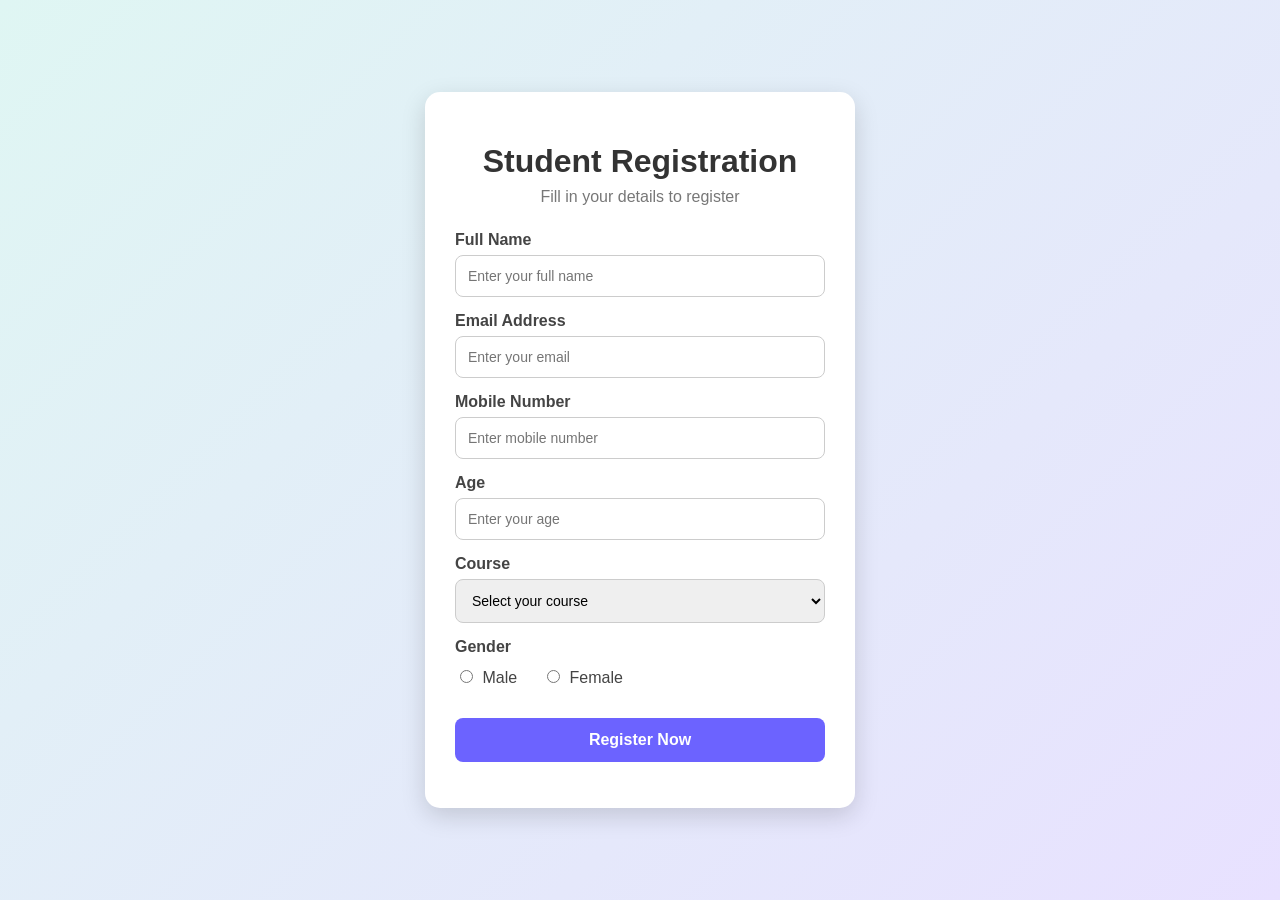
<file: index.html>
<!DOCTYPE html>
<html>
<head>
    <title>Student Registration Form</title>
    <link rel="stylesheet" href="registration.css">
</head>

<body>

    <div class="container">

        <div class="header">
            <h1>Student Registration</h1>
            <p>Fill in your details to register</p>
        </div>

        <form id="registrationForm">

            <label>Full Name</label>
            <input type="text" id="name" placeholder="Enter your full name">

            <label>Email Address</label>
            <input type="email" id="email" placeholder="Enter your email">

            <label>Mobile Number</label>
            <input type="tel" id="mobile" placeholder="Enter mobile number">

            <label>Age</label>
            <input type="number" id="age" placeholder="Enter your age">

            <label>Course</label>
            <select id="course">
                <option value="">Select your course</option>
                <option>BCA</option>
                <option>BBA</option>
                <option>B.Com</option>
                <option>MCA</option>
            </select>

            <label>Gender</label>

            <div class="gender">
                <label>
                    <input type="radio" name="gender" value="Male">
                    Male
                </label>

                <label>
                    <input type="radio" name="gender" value="Female">
                    Female
                </label>
            </div>

            <button type="submit">Register Now</button>

            <p id="message"></p>

        </form>

    </div>

    <script src="registration.js"></script>

</body>
</html>
</file>
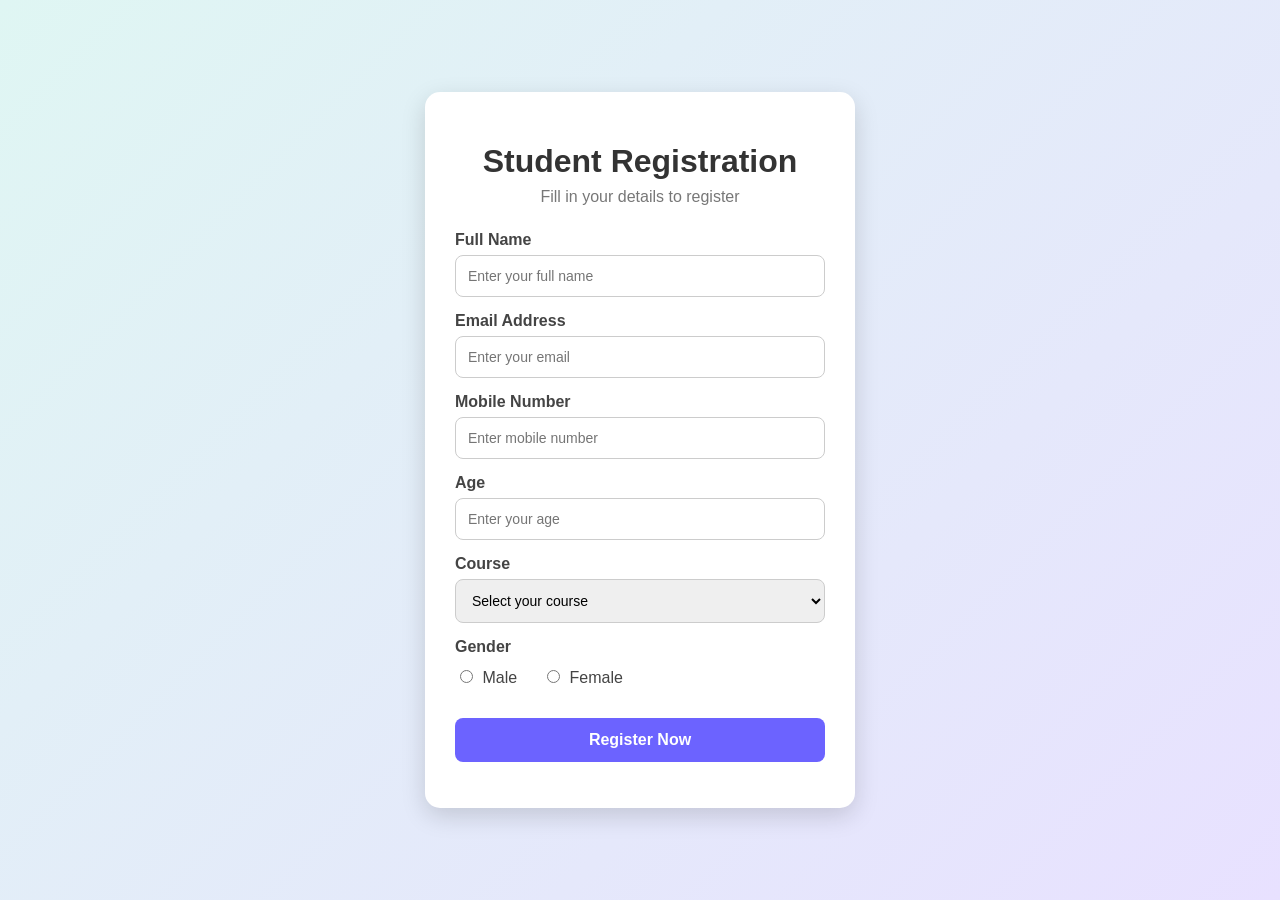
<file: registration.html>
<!DOCTYPE html>
<html>
<head>
    <title>Student Registration Form</title>
    <link rel="stylesheet" href="registration.css">
</head>

<body>

    <div class="container">

        <div class="header">
            <h1>Student Registration</h1>
            <p>Fill in your details to register</p>
        </div>

        <form id="registrationForm">

            <label>Full Name</label>
            <input type="text" id="name" placeholder="Enter your full name">

            <label>Email Address</label>
            <input type="email" id="email" placeholder="Enter your email">

            <label>Mobile Number</label>
            <input type="tel" id="mobile" placeholder="Enter mobile number">

            <label>Age</label>
            <input type="number" id="age" placeholder="Enter your age">

            <label>Course</label>
            <select id="course">
                <option value="">Select your course</option>
                <option>BCA</option>
                <option>BBA</option>
                <option>B.Com</option>
                <option>MCA</option>
            </select>

            <label>Gender</label>

            <div class="gender">
                <label>
                    <input type="radio" name="gender" value="Male">
                    Male
                </label>

                <label>
                    <input type="radio" name="gender" value="Female">
                    Female
                </label>
            </div>

            <button type="submit">Register Now</button>

            <p id="message"></p>

        </form>

    </div>

    <script src="registration.js"></script>

</body>
</html>
</file>
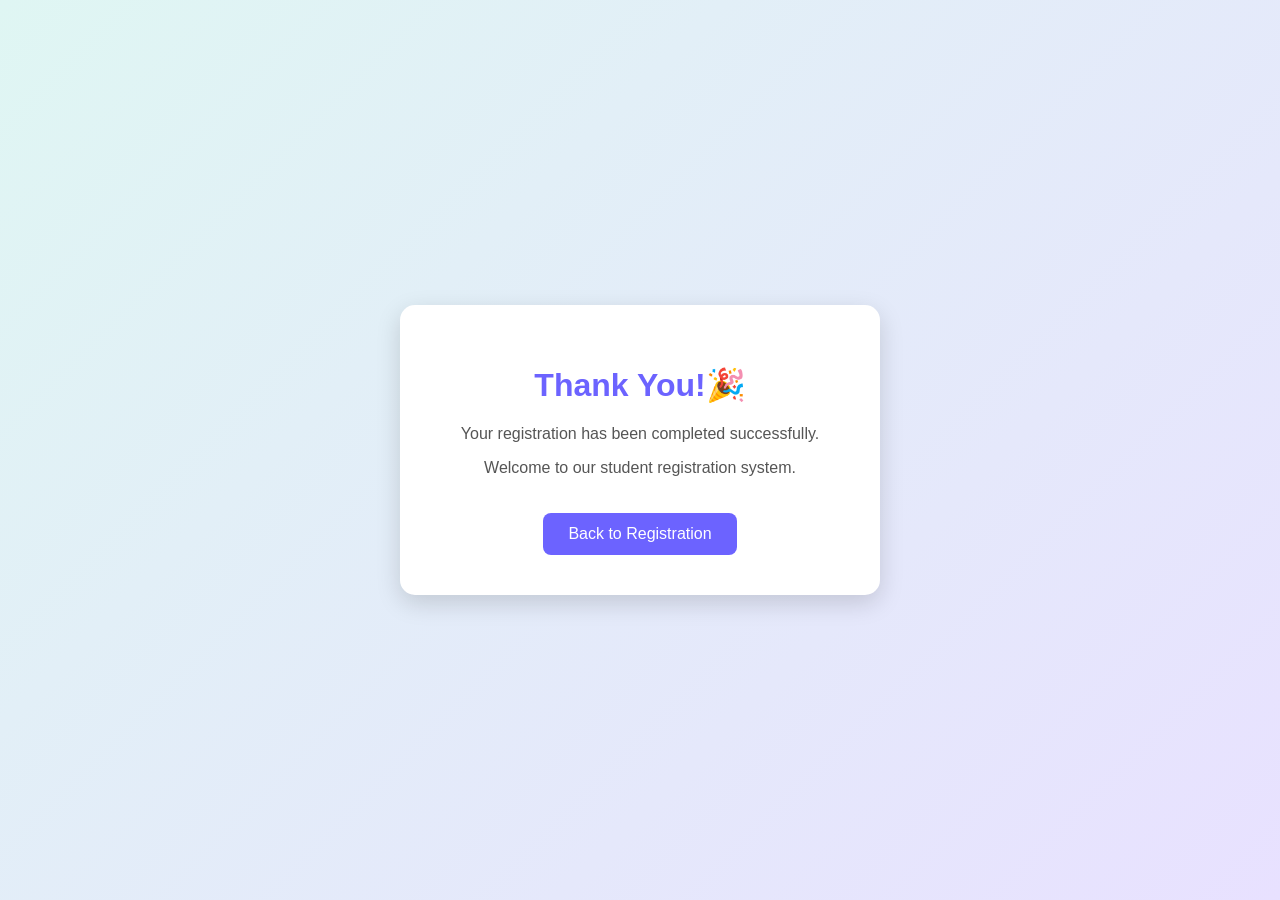
<file: thankyou.html>
<!DOCTYPE html>
<html>
<head>
    <title>Thank You</title>

    <style>
        body {
            margin: 0;
            font-family: Arial, sans-serif;
            background: linear-gradient(135deg, #dff6f3, #e8e1ff);
            height: 100vh;
            display: flex;
            justify-content: center;
            align-items: center;
        }

        .thankyou-box {
            background-color: white;
            width: 400px;
            padding: 40px;
            text-align: center;
            border-radius: 15px;
            box-shadow: 0 8px 25px rgba(0, 0, 0, 0.15);
        }

        h1 {
            color: #6c63ff;
        }

        p {
            color: #555;
            font-size: 16px;
        }

        .button {
            display: inline-block;
            margin-top: 20px;
            padding: 12px 25px;
            background-color: #6c63ff;
            color: white;
            text-decoration: none;
            border-radius: 8px;
        }
    </style>
</head>

<body>

    <div class="thankyou-box">

        <h1>Thank You!🎉</h1>

        <p>Your registration has been completed successfully.</p>

        <p>Welcome to our student registration system.</p>

        <a href="index.html" class="button">Back to Registration</a>

    </div>

</body>
</html>
</file>
<file: registration.css>
* {
    box-sizing: border-box;
}

body {
    margin: 0;
    font-family: Arial, sans-serif;
    background: linear-gradient(135deg, #dff6f3, #e8e1ff);
    min-height: 100vh;
    display: flex;
    justify-content: center;
    align-items: center;
}

.container {
    width: 430px;
    background-color: white;
    padding: 30px;
    border-radius: 15px;
    box-shadow: 0 8px 25px rgba(0, 0, 0, 0.15);
}

.header {
    text-align: center;
    margin-bottom: 25px;
}

.header h1 {
    margin-bottom: 8px;
    color: #333;
}

.header p {
    margin: 0;
    color: #777;
}

form label {
    display: block;
    margin-top: 15px;
    margin-bottom: 6px;
    font-weight: bold;
    color: #444;
}

input[type="text"],
input[type="email"],
input[type="tel"],
input[type="number"],
select {
    width: 100%;
    padding: 12px;
    border: 1px solid #ccc;
    border-radius: 8px;
    font-size: 14px;
    outline: none;
}

input:focus,
select:focus {
    border-color: #6c63ff;
    box-shadow: 0 0 5px rgba(108, 99, 255, 0.25);
}

.gender {
    display: flex;
    gap: 25px;
}

.gender label {
    margin-top: 5px;
    font-weight: normal;
}

.gender input {
    margin-right: 5px;
}

button {
    width: 100%;
    padding: 13px;
    margin-top: 25px;
    border: none;
    border-radius: 8px;
    background-color: #6c63ff;
    color: white;
    font-size: 16px;
    font-weight: bold;
    cursor: pointer;
}

button:hover {
    background-color: #554bd8;
}

#message {
    text-align: center;
    margin-top: 15px;
    font-weight: bold;
}
</file>
